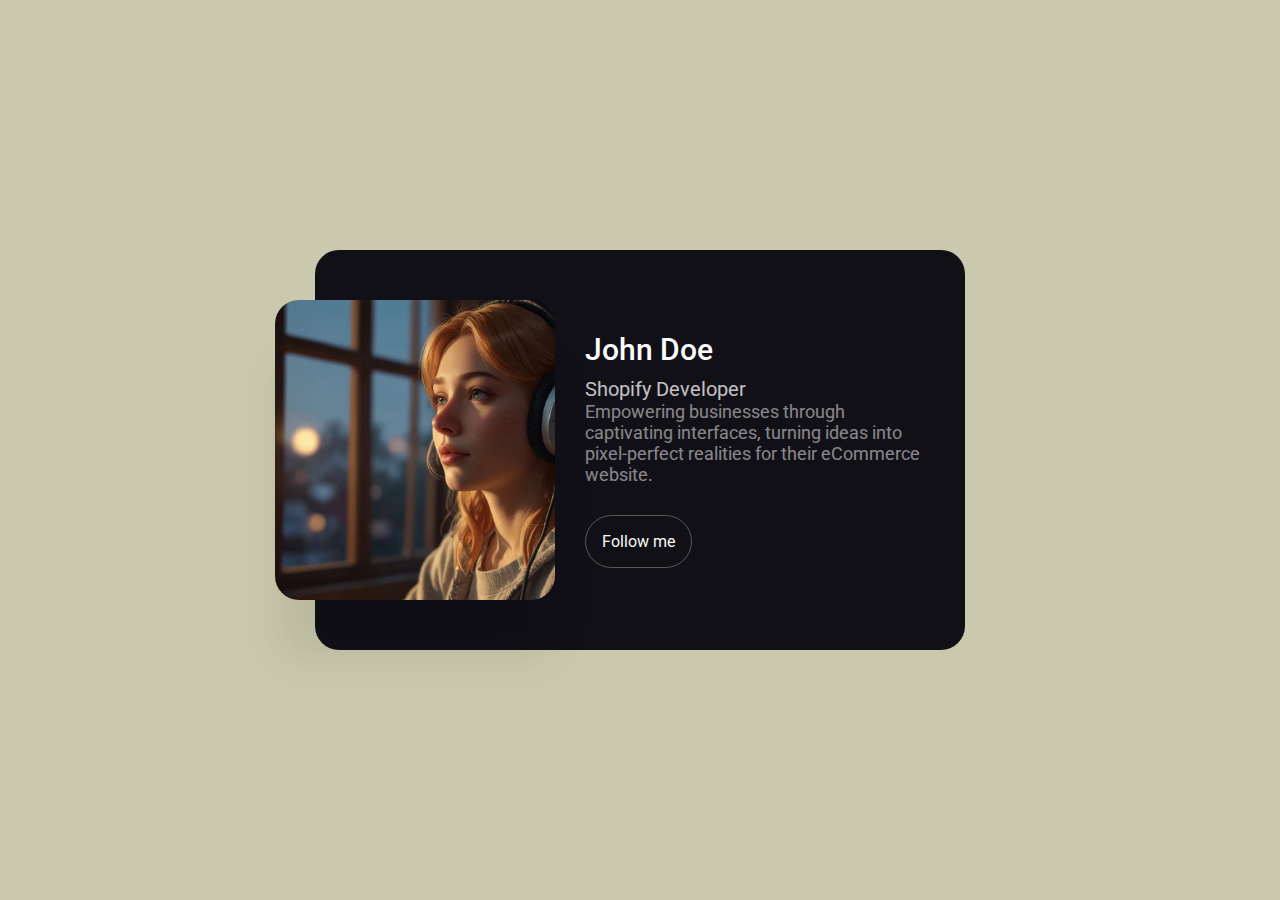
<file: card-1/index.html>
<!DOCTYPE html>
<html lang="en">
<head>
    <meta charset="UTF-8">
    <meta name="viewport" content="width=device-width, initial-scale=1.0">
    <title>Cards Layout</title>
    <link rel="stylesheet" href="./style.css">
</head>
<body>
    <div class="card">
        <img src="./assets/profile-image.webp" alt="Profile Images">
        <div class="card-content">
            <h2>John Doe</h2>
            <h3>Shopify Developer</h3>
            <p>Empowering businesses through captivating interfaces, turning ideas into
                pixel-perfect realities for their eCommerce website.</p>
                <button>Follow me</button>
        </div>
    </div>
</body>
</html>
</file>
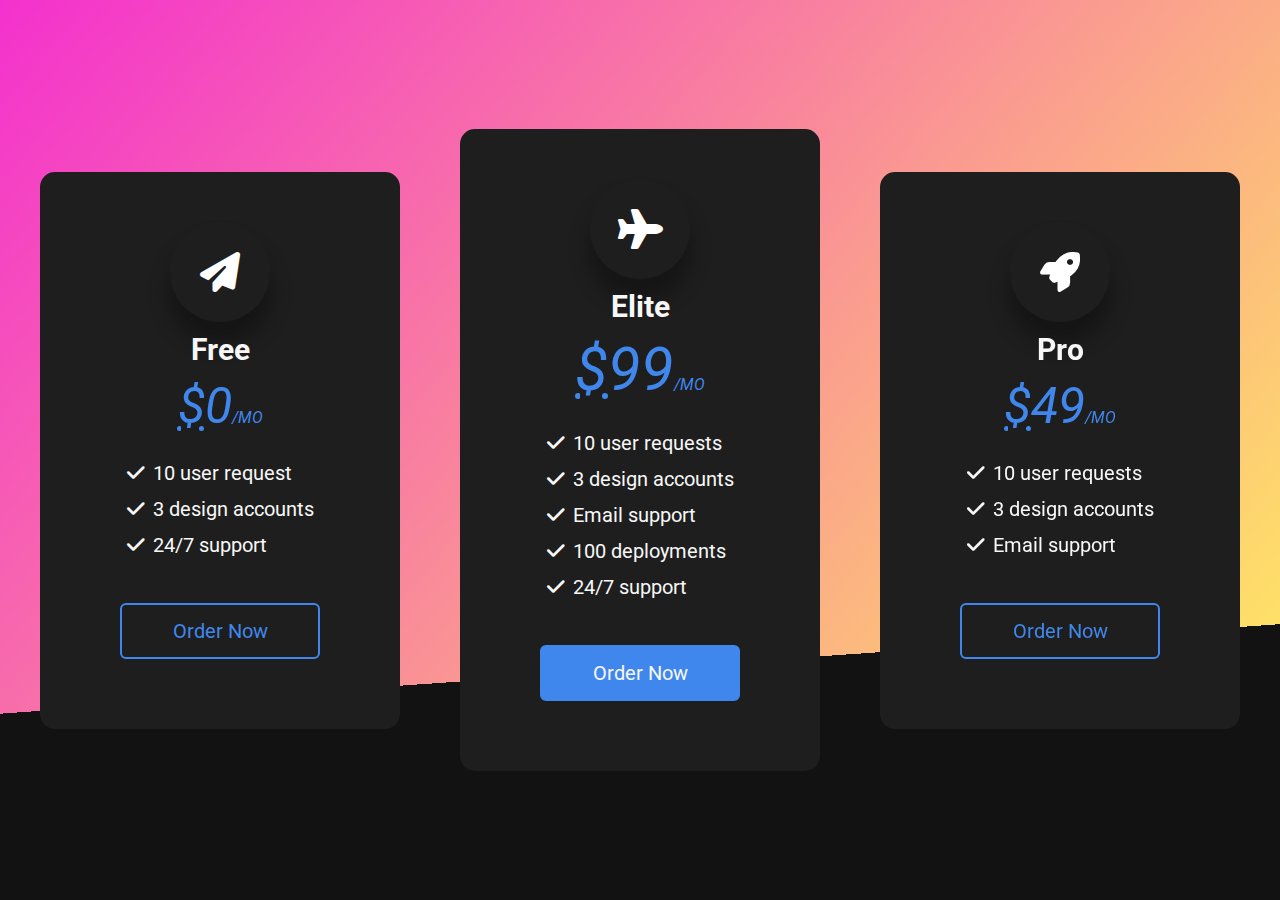
<file: card-2/index.html>
<!DOCTYPE html>
<html lang="en">
<head>
    <meta charset="UTF-8">
    <meta name="viewport" content="width=device-width, initial-scale=1.0">
    <title>Card Design Layout</title>
    <link rel="stylesheet" href="styles.css">
    <link rel="stylesheet" href="https://cdnjs.cloudflare.com/ajax/libs/font-awesome/6.7.2/css/all.min.css" integrity="sha512-Evv84Mr4kqVGRNSgIGL/F/aIDqQb7xQ2vcrdIwxfjThSH8CSR7PBEakCr51Ck+w+/U6swU2Im1vVX0SVk9ABhg==" crossorigin="anonymous" referrerpolicy="no-referrer" />
    
</head>
<body>
    <!-- For Background Color -->
    <div class="background"></div>
    <div class="grid">
        <div>
            <article class="card">
                <i class="fa-solid fa-paper-plane"></i>
                <h2>Free</h2>
                <var><abbr title="">$</abbr>0<small>/MO</small></var>
                <ul>
                    <li>
                        <i class="fa-solid fa-check"></i>
                        <p>10 user request</p>
                    </li>
                    <li>
                        <i class="fa-solid fa-check"></i>
                        <p>3 design accounts</p>
                    </li>
                    <li>
                        <i class="fa-solid fa-check"></i>
                        <p>24/7 support</p>
                    </li>
                </ul>
                <button>Order Now</button>
            </article>
        </div>
        <div class="primary">
            <article class="card">
                <i class="fa-solid fa-plane"></i>
                <h2>Elite</h2>
                <var><abbr title="">$</abbr>99<small>/MO</small></var>
                <ul>
                    <li>
                        <i class="fa-solid fa-check"></i>
                        <p>10 user requests</p>
                    </li>
                    <li>
                        <i class="fa-solid fa-check"></i>
                        <p>3 design accounts</p>
                    </li>
                    <li>
                        <i class="fa-solid fa-check"></i>
                        <p>Email support</p>
                    </li>
                    <li>
                        <i class="fa-solid fa-check"></i>
                        <p>100 deployments</p>
                    </li>
                    <li>
                        <i class="fa-solid fa-check"></i>
                        <p>24/7 support</p>
                    </li>
                </ul>
                <button class="btn-primary">Order Now</button>
            </article>
        </div>
        <div>
            <article class="card">
                <i class="fa-solid fa-rocket"></i>
                <h2>Pro</h2>
                <var><abbr title="">$</abbr>49<small>/MO</small></var>
                <ul>
                    <li>
                        <i class="fa-solid fa-check"></i>
                        <p>10 user requests</p>
                    </li>
                    <li>
                        <i class="fa-solid fa-check"></i>
                        <p>3 design accounts</p>
                    </li>
                    <li>
                        <i class="fa-solid fa-check"></i>
                        <p>Email support</p>
                    </li>
                </ul>
                <button>Order Now</button>
            </article>
        </div>
    </div>
</body>
</html>
</file>
<file: card-1/style.css>
@import url('https://fonts.googleapis.com/css2?family=Roboto:ital,wght@0,100..900;1,100..900&display=swap');

* {
    margin: 0;
    padding: 0;
    box-sizing: border-box;
    font-family: "Roboto", serif;
}
body {
    display: flex;
    align-items: center;
    justify-content: center;
    margin: 0;
    height: 100vh;
    background: #CBC9AD;
    color: #fdfcfd;
}
.card {
    display: flex;
    align-items: center;
    width: 75vh;
    max-width: 650px;
    padding: 50px 30px 50px 20px;
    background: #121017;
    border-radius: 24px;
}
.card img {
    max-width: 280px;
    width: 35vh;
    height: 300px;
    object-fit: cover;
    margin-left: -60px;
    margin-right: 30px;
    border-radius: inherit;
    box-shadow: 0 60px 40px rgb(0 0 0 / 8%);
}
.card h2 {
    font-size: 30px;
    font-weight: 500;
    margin-top: 0;
    margin-right: 30px;
    margin-bottom: 10px;
}
.card h3 {
    font-size: 20px;
    font-weight: 400;
    margin: 0;
    opacity: 0.75;
}
.card p {
    font-size: 18px;
    font-weight: 400;
    margin-bottom: 30px;
    opacity: 0.5;
}
.card button {
    border: 1px solid #5d5656;
    background: transparent;
    color: #f8f8f8;
    font-family: inherit;
    padding: 16px 16px;
    font-size: 16px;
    border-radius: 40px;
    cursor: pointer;
}
.card button:hover {
    background: #656839;
    /* background: #b10000; */
  }

@media (width <= 600px){
    .card {
        flex-direction: column;
        margin: 0 40px;
        padding-left: 50px;
        padding-right: 50px;
        padding-bottom: 60px;
        width: 100%;
    }
    .card h2 {
        margin-right: 0;
        font-size: 26px;
    }
    .card img {
        margin: -100px 0 30px 0;
        width: 100%;
        max-width: 1000px;
        height: 250px;
    }
    .card p {
        max-width: 360px;
    }
    .card h2, .card h3{
        padding-bottom: 10px;
    }
}
@media (width <= 440px){
    .card img {
        height: 45vw;
        width: 45vw;
        border-radius: 50%;
        margin: -140px 0 30px 0;
    }
    .card {
        margin-right: 0 auto;
        font-size: 26px;
        text-align: center;
    }
    .card h2, .card h3{
        padding-bottom: 10px;
    }
}
</file>
<file: card-2/styles.css>
@import url('https://fonts.googleapis.com/css2?family=Roboto:ital,wght@0,100..900;1,100..900&display=swap');
* {
    box-sizing: border-box;
    padding: 0;
    margin: 0;
    font-family: 'Roboto', serif;
    /* background: #262626; */
}
body {
    display: grid;
    place-items: center;
    padding: 60px 15%;
    margin: 0;
    color: #f7f7f7;
    background: #121212;
    font-family: 'Roboto', serif;
}
.background {
    position: fixed;
    z-index: -1;
    top: -33vh;
    left: -100px;
    right: -100px;
    height: 60vmax;
    rotate: -4deg;
    /* background: #4f97ff; */
    background: linear-gradient(-45deg, #ffec61, #f321d7);
    
}
.grid {
    display: grid;
    place-items: center;
    gap: 20px;
    width: 100%;
}
.grid > div {
    width: 90%;
}

.card {
    display: flex;
    flex-direction: column;
    justify-content: center;
    align-items: center;
    gap: 10px;
    border-radius: 12px;
    padding: 50px 50px 70px;
    background: #1e1e1e;
    font-size: 125%;
    -webkit-border-radius: 15px;
    -moz-border-radius: 15px;
    -ms-border-radius: 15px;
    -o-border-radius: 15px;
    /* margin: 0 auto; */
    /* margin-bottom: 20px; */
    transition: .5s;
    -webkit-transition: .5s;
    -moz-transition: .5s;
    -ms-transition: .5s;
    -o-transition: .5s;
    overflow: hidden;
}
.card:hover {
    transform: scale(1.1);
    -webkit-transform: scale(1.1);
    -moz-transform: scale(1.1);
    -ms-transform: scale(1.1);
    -o-transform: scale(1.1);
}
.card .fa-paper-plane, .card .fa-plane, .card .fa-rocket{
    color: #fff;
    font-size: 40px;
    width: 100px;
    height: 100px;
    border-radius: 50%;
    -webkit-border-radius: 50%;
    -moz-border-radius: 50%;
    -ms-border-radius: 50%;
    -o-border-radius: 50%;
    text-align: center;
    line-height: 100px;
    box-shadow: 0 20px 20px 2px rgba(0, 1, 2, .3);
}
.primary {
    order: -1;
  }
  .primary .card var {
    font-size: 60px;
  }
p, h2 {
    margin: 0;
}
.card var {
    color: #4087ed;
    font-weight: 400;
    font-size: 50px;
    margin-bottom: 10px;
}
.card var small {
    font-size: 16px;
}
.grid article ul {
    list-style: none;
    padding: 0;
    margin: 0 0 30px;
}
.grid article ul li {
    display: flex;
    gap: 10px;
    align-items: center;
    padding: 6px 0;
}
.grid article ul li .fa-solid {
    width: 16px;
}
.card button {
    display: grid;
    place-items: center;
    min-width: 200px;
    padding: 14px 0;
    border-radius: 6px;
    border: 2px solid #4087ed;
    background: transparent;
    color: #4087ed;
    font-size: inherit;
    font-family: inherit;
    cursor: pointer;
}
.card button:hover {
    transform: scale(0.95);
}
.card button.btn-primary {
    background: #4087ed;
    color: #f7f7f7;
}



  /* Responsive */
  @media (width >= 768px){
    body {
        height: 100vh;
        padding: 60px 20px;
    }
    .grid {
    grid-template-rows: 1fr 1fr;
    grid-template-columns: repeat(2, 1fr);
    }
    .grid > div {
        height: 90%;
    }
    .primary {
        order: -1;
        grid-column: 1 / 3;
    }
    .primary .card {
        max-width: 45vw;
        margin: 0 auto;
    }
    .background {
        top: -25vh;
    }
}
@media (width >= 980px){
    .grid {
        grid-template-rows: 1fr;
        grid-template-columns: repeat(3, 1fr);
    }
    .grid > div {
        height: auto;
    }
    .primary {
        order: 0;
        grid-column: auto;
    }
    .background {
        top: -100px;
    }
}
</file>
